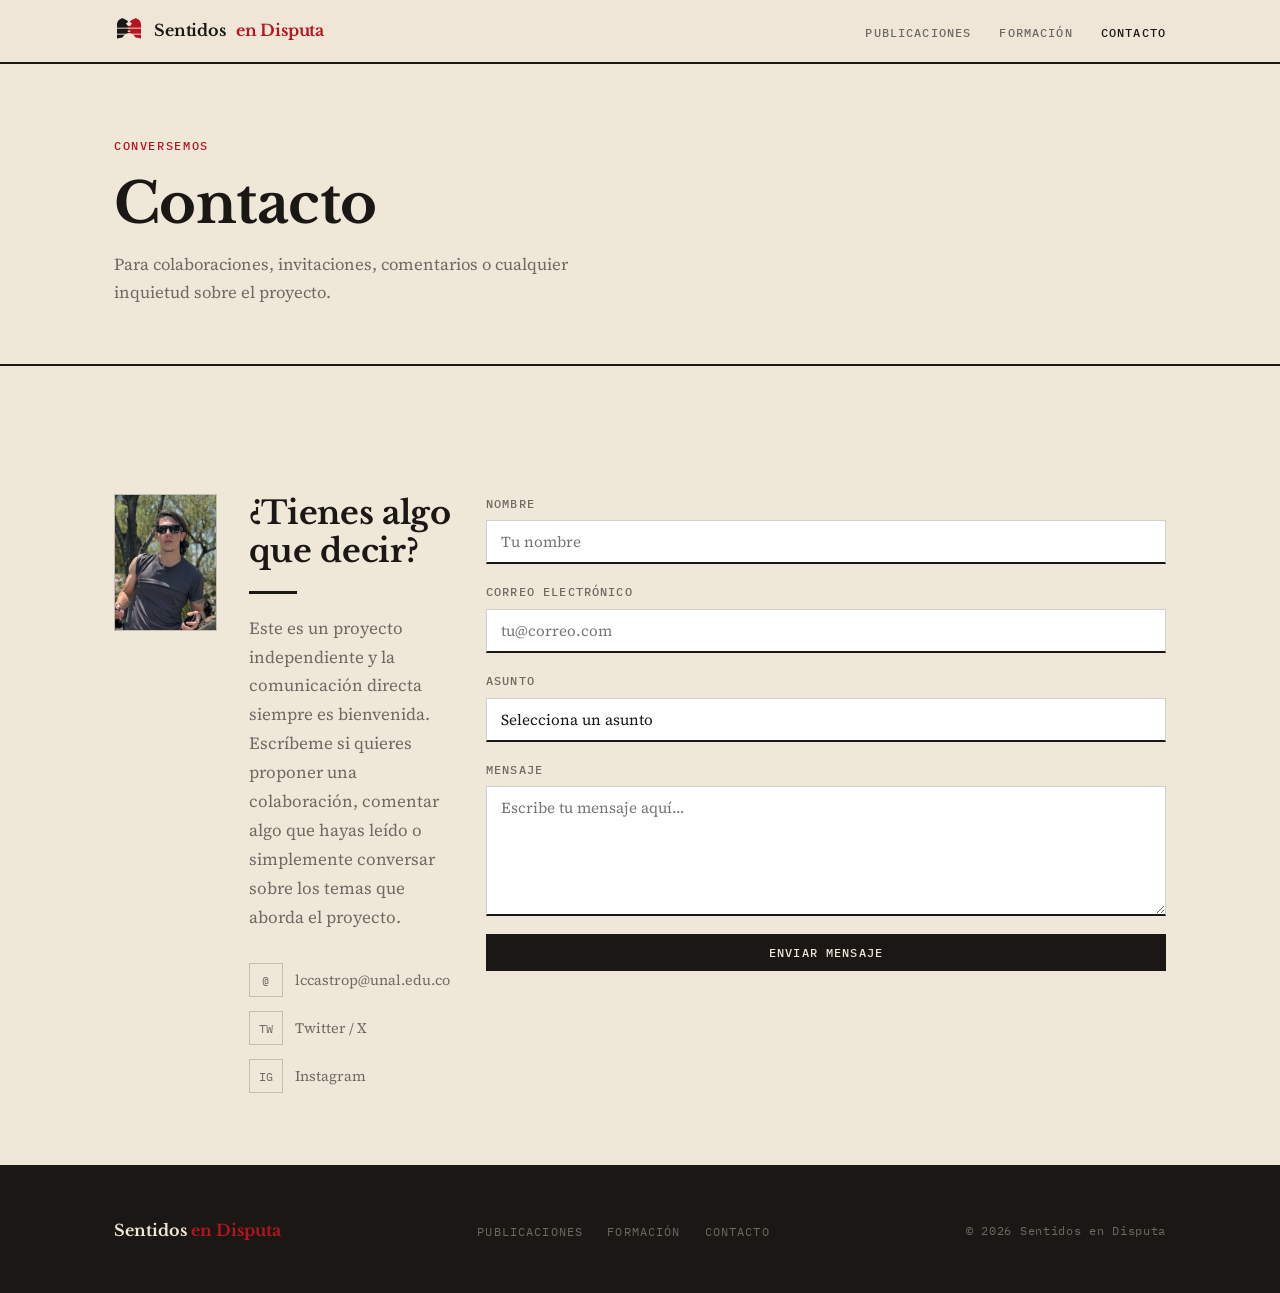
<file: pages/contacto.html>
<!DOCTYPE html>
<html lang="es">
<head>
  <meta charset="UTF-8" />
  <meta name="viewport" content="width=device-width, initial-scale=1.0" />
  <title>Contacto — Sentidos en Disputa</title>
  <meta name="description" content="Ponte en contacto con Sentidos en Disputa (SED)." />
  <meta property="og:type" content="website" />
  <meta property="og:url" content="https://www.sentidosendisputa.org/pages/contacto" />
  <meta property="og:title" content="Contacto — Sentidos en Disputa" />
  <meta property="og:description" content="Ponte en contacto con Sentidos en Disputa (SED)." />
  <meta property="og:image" content="https://www.sentidosendisputa.org/img/og-image.jpg" />
  <meta property="og:image:width" content="1200" />
  <meta property="og:image:height" content="630" />
  <meta property="og:locale" content="es_LA" />
  <meta name="twitter:card" content="summary_large_image" />
  <meta name="twitter:title" content="Contacto — Sentidos en Disputa" />
  <meta name="twitter:description" content="Ponte en contacto con Sentidos en Disputa (SED)." />
  <meta name="twitter:image" content="https://www.sentidosendisputa.org/img/og-image.jpg" />
  <link rel="preconnect" href="https://fonts.googleapis.com" />
  <link rel="preconnect" href="https://fonts.gstatic.com" crossorigin />
  <link href="https://fonts.googleapis.com/css2?family=Libre+Baskerville:ital,wght@0,400;0,700;1,400&family=Source+Serif+4:ital,wght@0,400;0,600;1,400&family=IBM+Plex+Mono:wght@400;500&display=swap" rel="stylesheet" />
  <link rel="stylesheet" href="../css/style.css" />
  <link rel="icon" type="image/svg+xml" href="/img/favicon.svg" />
  <link rel="icon" type="image/png" href="/img/favicon.png" />
</head>
<body>

  <nav class="site-nav">
    <div class="nav-inner">
      <a href="../index.html" class="nav-logo">
        <svg class="nav-logo-icon" viewBox="0 0 200 200" xmlns="http://www.w3.org/2000/svg" aria-hidden="true">
          <defs><path id="nf" d="M20,150 L20,52 C24,30 44,14 62,16 L88,30 L94,40 L80,50 L90,64 L120,76 L94,84 L104,94 L88,100 L104,112 L72,124 L56,144 Z"/></defs>
          <use href="#nf" fill="#1A1714"/>
          <use href="#nf" fill="#B5151F" transform="translate(200,0) scale(-1,1)"/>
          <rect x="0" y="78" width="200" height="6" fill="#EFE7D8"/>
          <rect x="0" y="118" width="200" height="6" fill="#EFE7D8"/>
        </svg>
        Sentidos <span>en Disputa</span>
      </a>
      <ul class="nav-links">
        <li><a href="publicaciones.html">Publicaciones</a></li>
        <li><a href="formacion.html">Formación</a></li>
        <li><a href="contacto.html">Contacto</a></li>
      </ul>
      <button class="nav-toggle" aria-label="Abrir menú" aria-expanded="false">
        <span></span><span></span><span></span>
      </button>
    </div>
  </nav>

  <main>
    <header class="page-header">
      <div class="container">
        <span class="section-label">Conversemos</span>
        <h1>Contacto</h1>
        <p>Para colaboraciones, invitaciones, comentarios o cualquier inquietud sobre el proyecto.</p>
      </div>
    </header>

    <section>
      <div class="container">
        <div class="contact-grid">

          <div class="contact-info">
            <div class="about-photo">
              <img src="/img/foto-camilo.jpg" alt="Camilo Castro" />
            </div>
            <div>
              <h2>¿Tienes algo<br />que decir?</h2>
              <div class="divider"></div>
              <p>
                Este es un proyecto independiente y la comunicación directa siempre es bienvenida.
                Escríbeme si quieres proponer una colaboración, comentar algo que hayas leído o
                simplemente conversar sobre los temas que aborda el proyecto.
              </p>
              <div class="contact-detail" style="margin-top: 32px;">
                <a href="mailto:lccastrop@unal.edu.co">
                  <span class="contact-icon">@</span>
                  lccastrop@unal.edu.co
                </a>
                <a href="#" target="_blank" rel="noopener">
                  <span class="contact-icon">TW</span>
                  Twitter / X
                </a>
                <a href="#" target="_blank" rel="noopener">
                  <span class="contact-icon">IG</span>
                  Instagram
                </a>
              </div>
            </div>
          </div>

          <div>
            <form id="contact-form" action="https://api.web3forms.com/submit" method="POST" accept-charset="UTF-8">
              <input type="hidden" name="access_key" value="a4b5ec14-117a-408f-9978-a62aded4a7b5" />
              <input type="text" name="honeypot" style="display:none;" />
              <div class="form-group">
                <label for="nombre">Nombre</label>
                <input type="text" id="nombre" name="name" placeholder="Tu nombre" required />
              </div>

              <div class="form-group">
                <label for="email">Correo electrónico</label>
                <input type="email" id="email" name="email" placeholder="tu@correo.com" required />
              </div>

              <div class="form-group">
                <label for="asunto">Asunto</label>
                <select id="asunto" name="subject">
                  <option value="">Selecciona un asunto</option>
                  <option value="Propuesta de colaboración">Propuesta de colaboración</option>
                  <option value="Invitación">Invitación</option>
                  <option value="Comentario sobre el contenido">Comentario sobre el contenido</option>
                  <option value="Otro">Otro</option>
                </select>
              </div>

              <div class="form-group">
                <label for="mensaje">Mensaje</label>
                <textarea id="mensaje" name="message" placeholder="Escribe tu mensaje aquí…" required></textarea>
              </div>

              <button type="submit" class="btn btn-primary" style="width:100%; justify-content:center;">
                Enviar mensaje
              </button>
            </form>
          </div>

        </div>
      </div>
    </section>
  </main>

  <footer class="site-footer">
    <div class="container">
      <div class="footer-inner">
        <span class="footer-logo">Sentidos <span>en Disputa</span></span>
        <ul class="footer-links">
          <li><a href="publicaciones.html">Publicaciones</a></li>
          <li><a href="formacion.html">Formación</a></li>
          <li><a href="contacto.html">Contacto</a></li>
        </ul>
        <p class="footer-copy">&copy; 2026 Sentidos en Disputa</p>
      </div>
    </div>
  </footer>

  <script src="../js/main.js"></script>
</body>
</html>
</file>
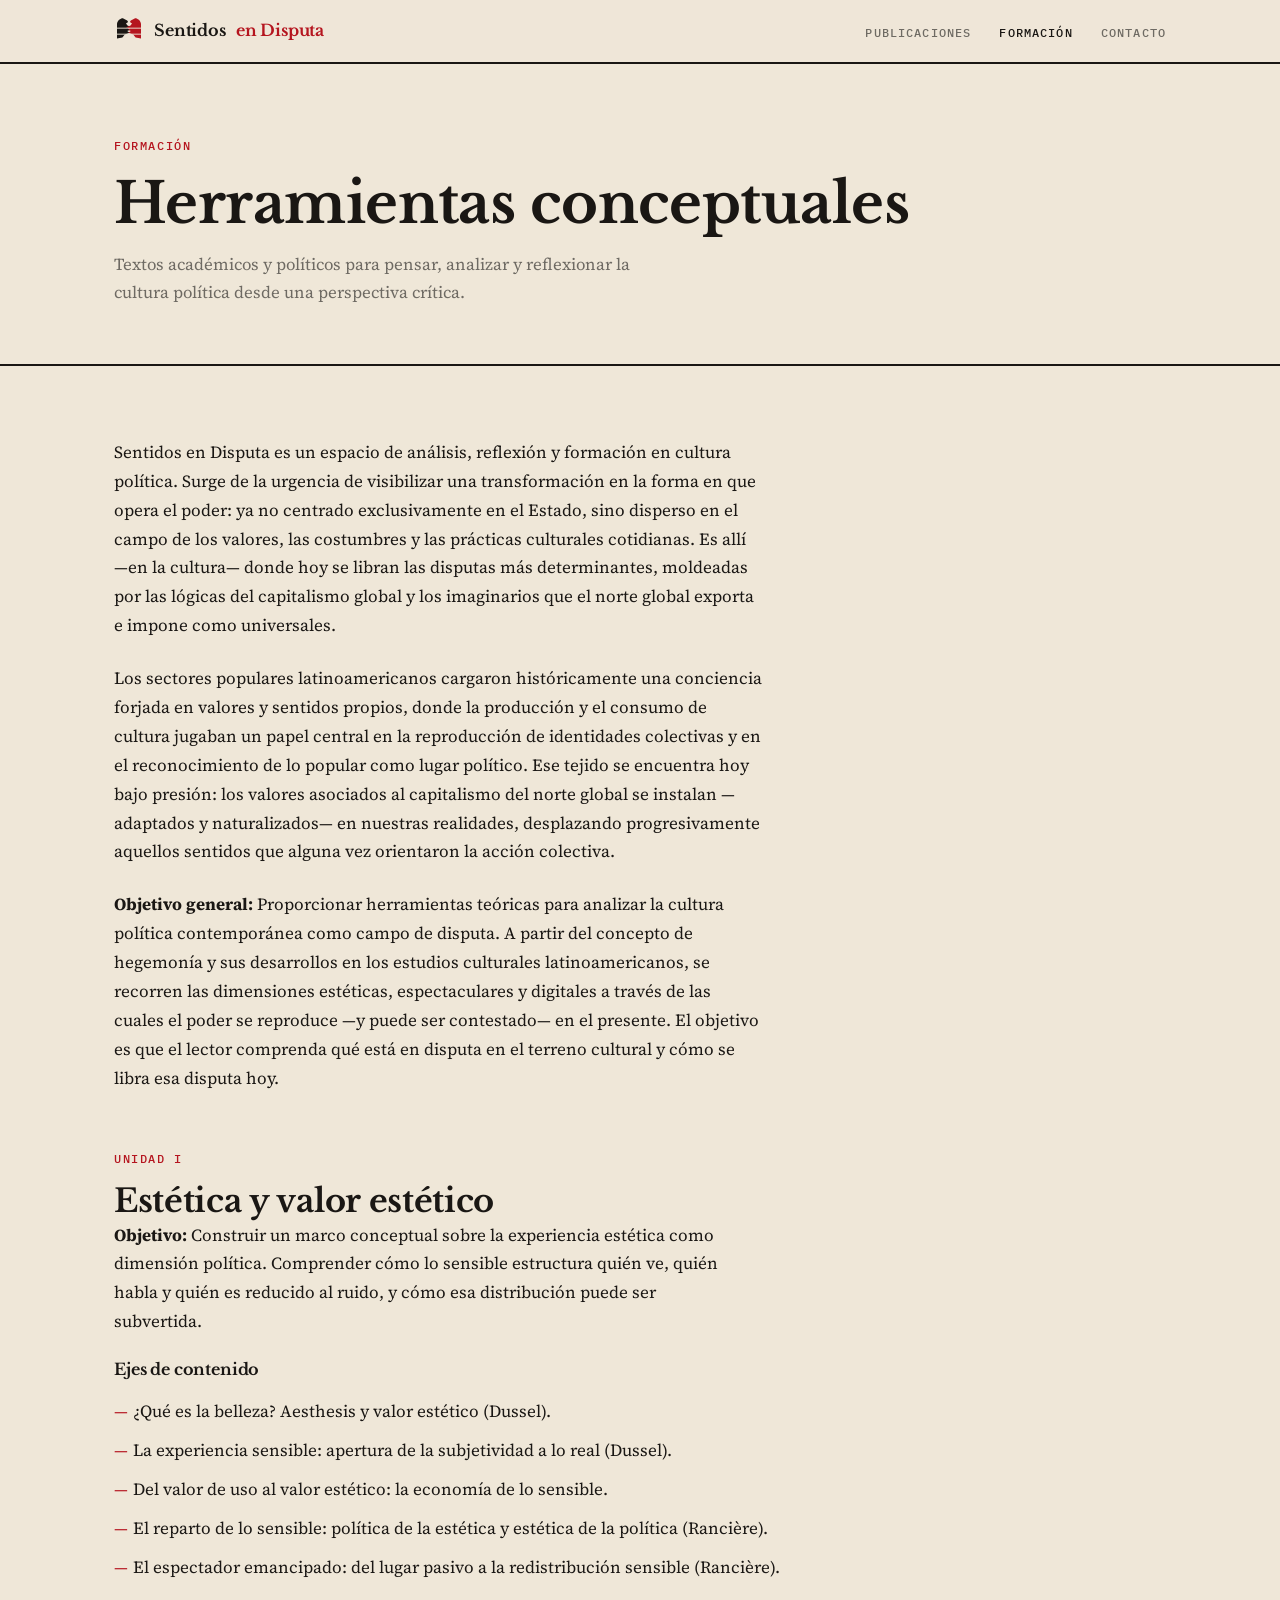
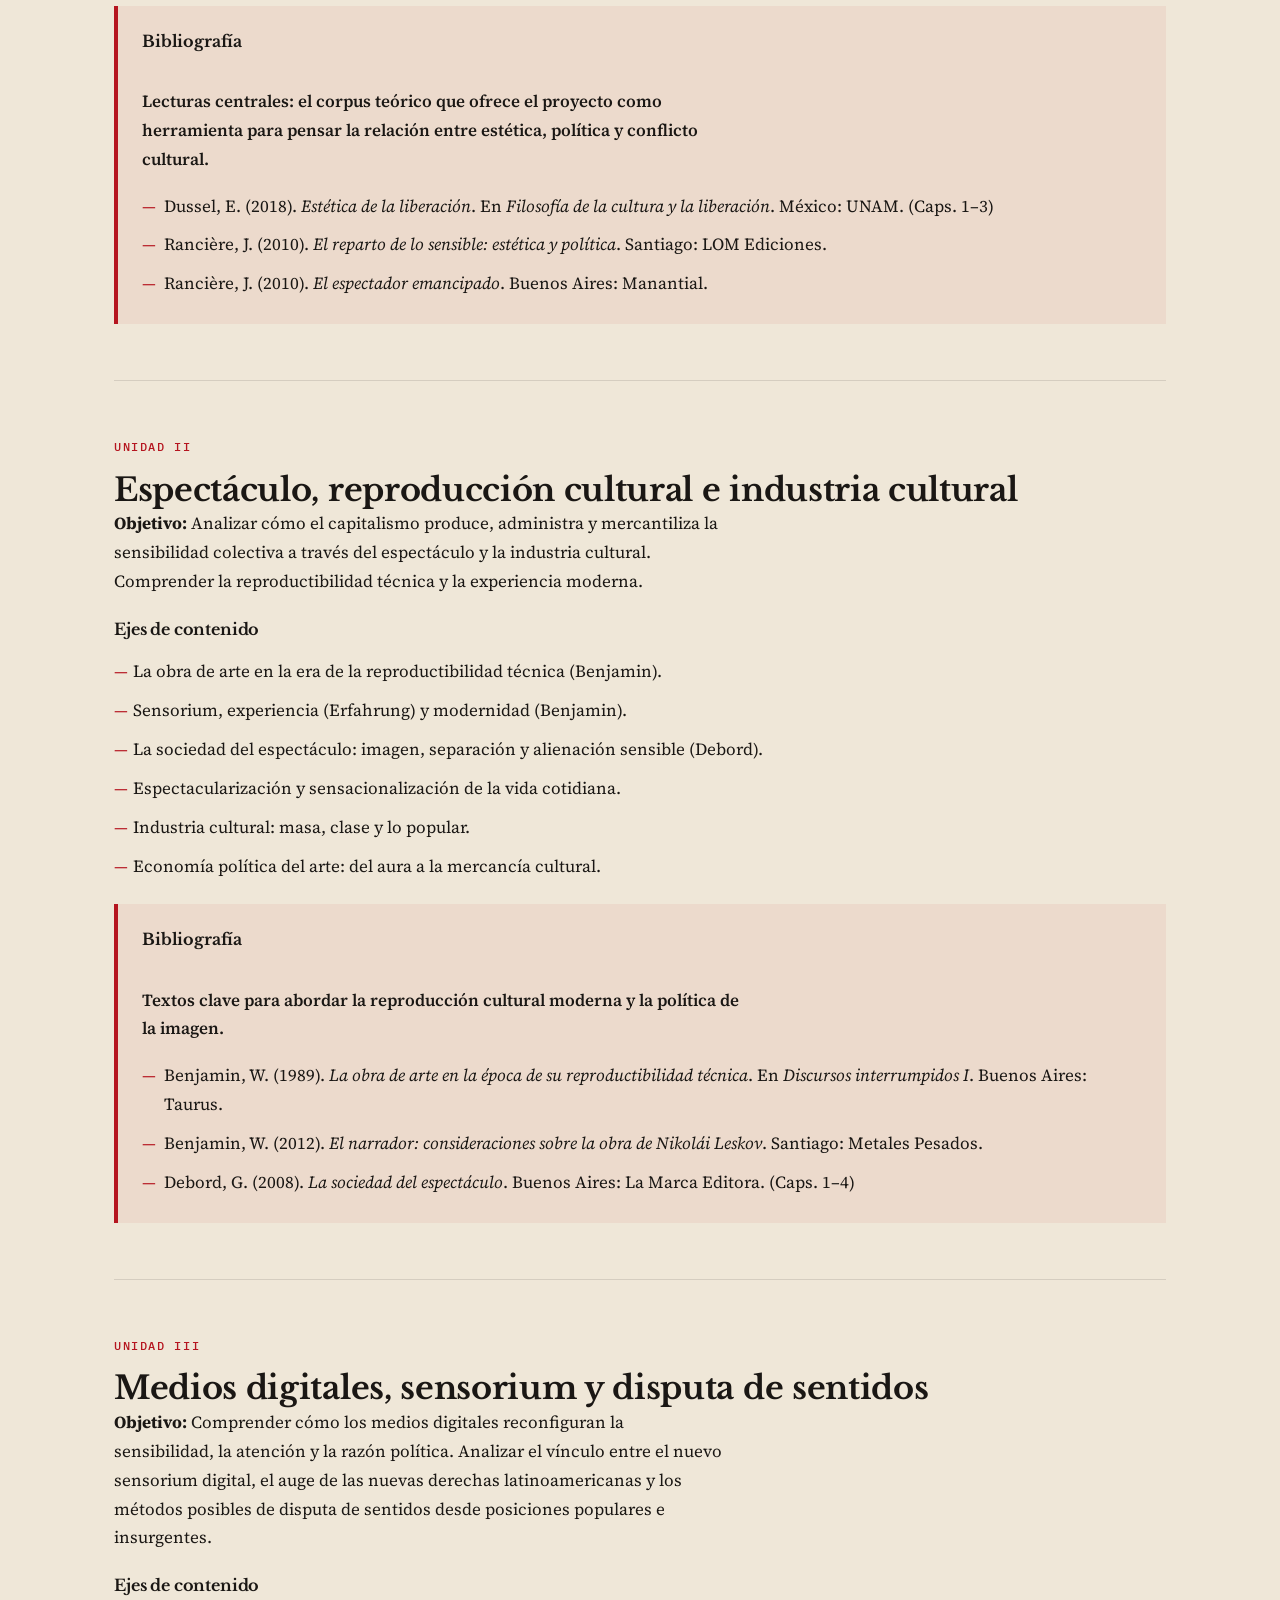
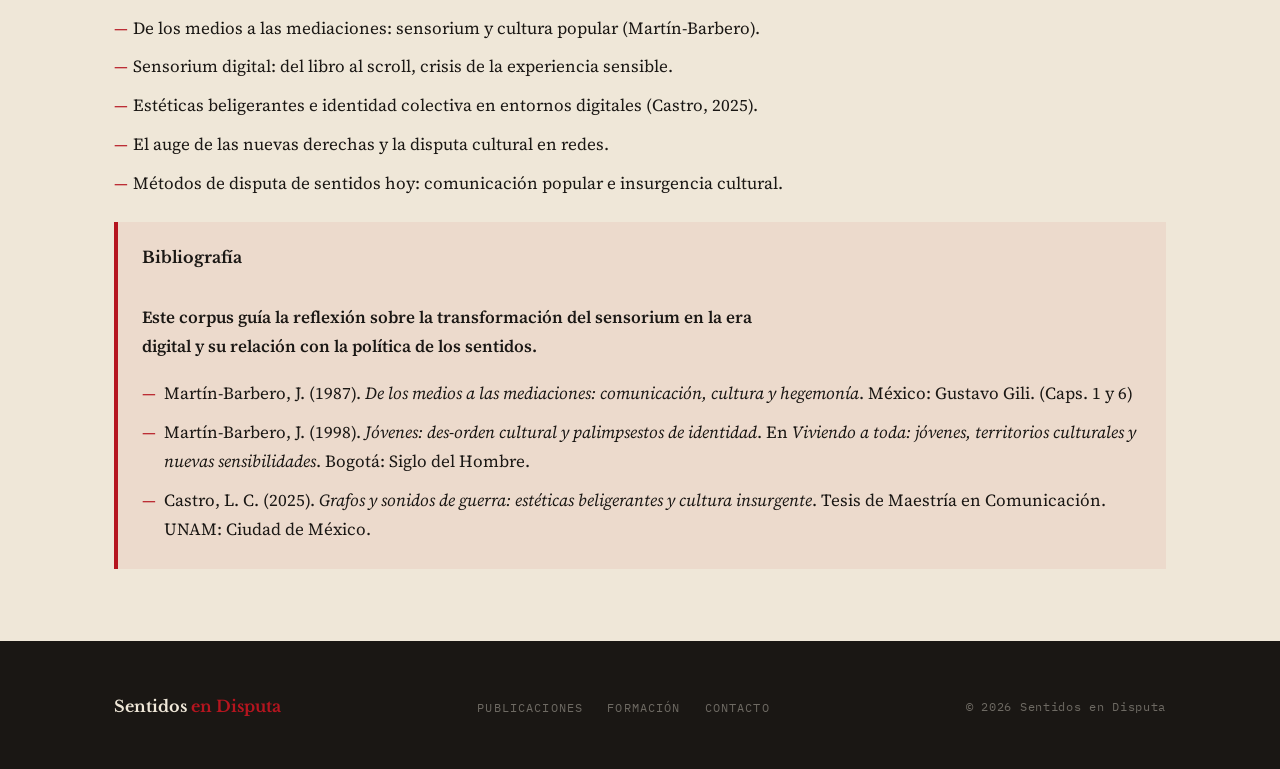
<file: pages/formacion.html>
<!DOCTYPE html>
<html lang="es">
<head>
  <meta charset="UTF-8" />
  <meta name="viewport" content="width=device-width, initial-scale=1.0" />
  <title>Herramientas conceptuales — Sentidos en Disputa</title>
  <meta name="description" content="Herramientas conceptuales para analizar la cultura política: estética, espectáculo e internet desde una perspectiva crítica latinoamericana." />
  <meta property="og:type" content="website" />
  <meta property="og:url" content="https://www.sentidosendisputa.org/pages/formacion" />
  <meta property="og:title" content="Herramientas conceptuales — Sentidos en Disputa" />
  <meta property="og:description" content="Herramientas conceptuales para analizar la cultura política: estética, espectáculo e internet desde una perspectiva crítica latinoamericana." />
  <meta property="og:image" content="https://www.sentidosendisputa.org/img/og-image.jpg" />
  <meta property="og:image:width" content="1200" />
  <meta property="og:image:height" content="630" />
  <meta property="og:locale" content="es_LA" />
  <meta name="twitter:card" content="summary_large_image" />
  <meta name="twitter:title" content="Herramientas conceptuales — Sentidos en Disputa" />
  <meta name="twitter:description" content="Herramientas conceptuales para analizar la cultura política: estética, espectáculo e internet desde una perspectiva crítica latinoamericana." />
  <meta name="twitter:image" content="https://www.sentidosendisputa.org/img/og-image.jpg" />
  <link rel="preconnect" href="https://fonts.googleapis.com" />
  <link rel="preconnect" href="https://fonts.gstatic.com" crossorigin />
  <link href="https://fonts.googleapis.com/css2?family=Libre+Baskerville:ital,wght@0,400;0,700;1,400&family=Source+Serif+4:ital,wght@0,400;0,600;1,400&family=IBM+Plex+Mono:wght@400;500&display=swap" rel="stylesheet" />
  <link rel="stylesheet" href="../css/style.css" />
  <link rel="icon" type="image/svg+xml" href="/img/favicon.svg" />
  <link rel="icon" type="image/png" href="/img/favicon.png" />
  <style>
    .course-intro { display: grid; gap: 24px; margin-bottom: 56px; }
    .course-intro p { max-width: 72ch; }

    .course-unit { border-top: 1px solid rgba(26,23,20,0.12); padding-top: 56px; margin-top: 56px; }
    .course-unit:first-of-type { border-top: none; margin-top: 0; padding-top: 0; }

    .unit-head { display: grid; gap: 14px; }
    .unit-label {
      font-family: var(--font-mono);
      font-size: 0.72rem;
      font-weight: 500;
      letter-spacing: 0.14em;
      text-transform: uppercase;
      color: var(--rojo);
    }

    .unit-title { margin: 0; font-size: clamp(1.5rem, 2.5vw, 2rem); }

    .unit-meta { display: grid; gap: 24px; }
    .unit-meta p { max-width: 68ch; }

    .unit-content h3,
    .unit-bibliography h3 { margin-bottom: 18px; font-size: 1rem; }
    .unit-content ul,
    .bib-list { list-style: none; padding: 0; margin: 0; display: grid; gap: 10px; }
    .unit-content li,
    .bib-list li { padding-left: 1.2rem; position: relative; color: var(--negro); line-height: 1.7; }
    .unit-content li::before,
    .bib-list li::before { content: "—"; position: absolute; left: 0; color: var(--rojo); }

    .unit-bibliography {
      background: rgba(181,21,31,0.06);
      border-left: 4px solid var(--rojo);
      padding: 26px 24px;
      display: grid;
      gap: 18px;
    }
    .unit-bibliography p { margin: 0; font-weight: 600; }
    .unit-bibliography .bib-list li { padding-left: 1.35rem; }

    @media (max-width: 760px) {
      .course-intro { gap: 20px; }
      .course-unit { padding-top: 40px; margin-top: 40px; }
    }
  </style>
</head>
<body>

  <nav class="site-nav">
    <div class="nav-inner">
      <a href="../index.html" class="nav-logo">
        <svg class="nav-logo-icon" viewBox="0 0 200 200" xmlns="http://www.w3.org/2000/svg" aria-hidden="true">
          <defs><path id="nf" d="M20,150 L20,52 C24,30 44,14 62,16 L88,30 L94,40 L80,50 L90,64 L120,76 L94,84 L104,94 L88,100 L104,112 L72,124 L56,144 Z"/></defs>
          <use href="#nf" fill="#1A1714"/>
          <use href="#nf" fill="#B5151F" transform="translate(200,0) scale(-1,1)"/>
          <rect x="0" y="78" width="200" height="6" fill="#EFE7D8"/>
          <rect x="0" y="118" width="200" height="6" fill="#EFE7D8"/>
        </svg>
        Sentidos <span>en Disputa</span>
      </a>
      <ul class="nav-links">
        <li><a href="publicaciones.html">Publicaciones</a></li>
        <li><a href="formacion.html">Formación</a></li>
        <li><a href="contacto.html">Contacto</a></li>
      </ul>
      <button class="nav-toggle" aria-label="Abrir menú" aria-expanded="false">
        <span></span><span></span><span></span>
      </button>
    </div>
  </nav>

  <main>
    <header class="page-header">
      <div class="container">
        <span class="section-label">Formación</span>
        <h1>Herramientas conceptuales</h1>
        <p>Textos académicos y políticos para pensar, analizar y reflexionar la cultura política desde una perspectiva crítica.</p>
      </div>
    </header>

    <section>
      <div class="container">
        <div class="course-intro">
          <p>
            Sentidos en Disputa es un espacio de análisis, reflexión y formación en cultura política. Surge de la urgencia de visibilizar una transformación en la forma en que opera el poder: ya no centrado exclusivamente en el Estado, sino disperso en el campo de los valores, las costumbres y las prácticas culturales cotidianas. Es allí —en la cultura— donde hoy se libran las disputas más determinantes, moldeadas por las lógicas del capitalismo global y los imaginarios que el norte global exporta e impone como universales.
          </p>
          <p>
            Los sectores populares latinoamericanos cargaron históricamente una conciencia forjada en valores y sentidos propios, donde la producción y el consumo de cultura jugaban un papel central en la reproducción de identidades colectivas y en el reconocimiento de lo popular como lugar político. Ese tejido se encuentra hoy bajo presión: los valores asociados al capitalismo del norte global se instalan —adaptados y naturalizados— en nuestras realidades, desplazando progresivamente aquellos sentidos que alguna vez orientaron la acción colectiva.
          </p>
          <p>
            <strong>Objetivo general:</strong> Proporcionar herramientas teóricas para analizar la cultura política contemporánea como campo de disputa. A partir del concepto de hegemonía y sus desarrollos en los estudios culturales latinoamericanos, se recorren las dimensiones estéticas, espectaculares y digitales a través de las cuales el poder se reproduce —y puede ser contestado— en el presente. El objetivo es que el lector comprenda qué está en disputa en el terreno cultural y cómo se libra esa disputa hoy.
          </p>
        </div>

        <article class="course-unit">
          <div class="unit-head">
            <span class="unit-label">Unidad I</span>
            <h2 class="unit-title">Estética y valor estético</h2>
          </div>
          <div class="unit-meta">
            <p><strong>Objetivo:</strong> Construir un marco conceptual sobre la experiencia estética como dimensión política. Comprender cómo lo sensible estructura quién ve, quién habla y quién es reducido al ruido, y cómo esa distribución puede ser subvertida.</p>
            <div class="unit-content">
              <h3>Ejes de contenido</h3>
              <ul>
                <li>¿Qué es la belleza? Aesthesis y valor estético (Dussel).</li>
                <li>La experiencia sensible: apertura de la subjetividad a lo real (Dussel).</li>
                <li>Del valor de uso al valor estético: la economía de lo sensible.</li>
                <li>El reparto de lo sensible: política de la estética y estética de la política (Rancière).</li>
                <li>El espectador emancipado: del lugar pasivo a la redistribución sensible (Rancière).</li>
              </ul>
            </div>
            <div class="unit-bibliography">
              <h3>Bibliografía</h3>
              <p>Lecturas centrales: el corpus teórico que ofrece el proyecto como herramienta para pensar la relación entre estética, política y conflicto cultural.</p>
              <ul class="bib-list">
                <li>Dussel, E. (2018). <em>Estética de la liberación</em>. En <em>Filosofía de la cultura y la liberación</em>. México: UNAM. (Caps. 1–3)</li>
                <li>Rancière, J. (2010). <em>El reparto de lo sensible: estética y política</em>. Santiago: LOM Ediciones.</li>
                <li>Rancière, J. (2010). <em>El espectador emancipado</em>. Buenos Aires: Manantial.</li>
              </ul>
            </div>
          </div>
        </article>

        <article class="course-unit">
          <div class="unit-head">
            <span class="unit-label">Unidad II</span>
            <h2 class="unit-title">Espectáculo, reproducción cultural e industria cultural</h2>
          </div>
          <div class="unit-meta">
            <p><strong>Objetivo:</strong> Analizar cómo el capitalismo produce, administra y mercantiliza la sensibilidad colectiva a través del espectáculo y la industria cultural. Comprender la reproductibilidad técnica y la experiencia moderna.</p>
            <div class="unit-content">
              <h3>Ejes de contenido</h3>
              <ul>
                <li>La obra de arte en la era de la reproductibilidad técnica (Benjamin).</li>
                <li>Sensorium, experiencia (Erfahrung) y modernidad (Benjamin).</li>
                <li>La sociedad del espectáculo: imagen, separación y alienación sensible (Debord).</li>
                <li>Espectacularización y sensacionalización de la vida cotidiana.</li>
                <li>Industria cultural: masa, clase y lo popular.</li>
                <li>Economía política del arte: del aura a la mercancía cultural.</li>
              </ul>
            </div>
            <div class="unit-bibliography">
              <h3>Bibliografía</h3>
              <p>Textos clave para abordar la reproducción cultural moderna y la política de la imagen.</p>
              <ul class="bib-list">
                <li>Benjamin, W. (1989). <em>La obra de arte en la época de su reproductibilidad técnica</em>. En <em>Discursos interrumpidos I</em>. Buenos Aires: Taurus.</li>
                <li>Benjamin, W. (2012). <em>El narrador: consideraciones sobre la obra de Nikolái Leskov</em>. Santiago: Metales Pesados.</li>
                <li>Debord, G. (2008). <em>La sociedad del espectáculo</em>. Buenos Aires: La Marca Editora. (Caps. 1–4)</li>
              </ul>
            </div>
          </div>
        </article>

        <article class="course-unit">
          <div class="unit-head">
            <span class="unit-label">Unidad III</span>
            <h2 class="unit-title">Medios digitales, sensorium y disputa de sentidos</h2>
          </div>
          <div class="unit-meta">
            <p><strong>Objetivo:</strong> Comprender cómo los medios digitales reconfiguran la sensibilidad, la atención y la razón política. Analizar el vínculo entre el nuevo sensorium digital, el auge de las nuevas derechas latinoamericanas y los métodos posibles de disputa de sentidos desde posiciones populares e insurgentes.</p>
            <div class="unit-content">
              <h3>Ejes de contenido</h3>
              <ul>
                <li>De los medios a las mediaciones: sensorium y cultura popular (Martín-Barbero).</li>
                <li>Sensorium digital: del libro al scroll, crisis de la experiencia sensible.</li>
                <li>Estéticas beligerantes e identidad colectiva en entornos digitales (Castro, 2025).</li>
                <li>El auge de las nuevas derechas y la disputa cultural en redes.</li>
                <li>Métodos de disputa de sentidos hoy: comunicación popular e insurgencia cultural.</li>
              </ul>
            </div>
            <div class="unit-bibliography">
              <h3>Bibliografía</h3>
              <p>Este corpus guía la reflexión sobre la transformación del sensorium en la era digital y su relación con la política de los sentidos.</p>
              <ul class="bib-list">
                <li>Martín-Barbero, J. (1987). <em>De los medios a las mediaciones: comunicación, cultura y hegemonía</em>. México: Gustavo Gili. (Caps. 1 y 6)</li>
                <li>Martín-Barbero, J. (1998). <em>Jóvenes: des-orden cultural y palimpsestos de identidad</em>. En <em>Viviendo a toda: jóvenes, territorios culturales y nuevas sensibilidades</em>. Bogotá: Siglo del Hombre.</li>
                <li>Castro, L. C. (2025). <em>Grafos y sonidos de guerra: estéticas beligerantes y cultura insurgente</em>. Tesis de Maestría en Comunicación. UNAM: Ciudad de México.</li>
              </ul>
            </div>
          </div>
        </article>
      </div>
    </section>
  </main>

  <footer class="site-footer">
    <div class="container">
      <div class="footer-inner">
        <span class="footer-logo">Sentidos <span>en Disputa</span></span>
        <ul class="footer-links">
          <li><a href="publicaciones.html">Publicaciones</a></li>
          <li><a href="formacion.html">Formación</a></li>
          <li><a href="contacto.html">Contacto</a></li>
        </ul>
        <p class="footer-copy">&copy; 2026 Sentidos en Disputa</p>
      </div>
    </div>
  </footer>

  <script src="../js/main.js"></script>
</body>
</html>
</file>
<file: css/style.css>
/* ===========================
   Sentidos en Disputa (SED)
   Sistema gráfico v2 — rojinegro
   =========================== */

:root {
  --negro:      #1A1714;
  --rojo:       #B5151F;
  --papel:      #EFE7D8;
  --gris-ceniza:#6E6A63;
  --oxido:      #B5651D;

  --font-display: 'Libre Baskerville', Georgia, serif;
  --font-body:    'Source Serif 4', Georgia, serif;
  --font-mono:    'IBM Plex Mono', monospace;

  --max-width:  1100px;
  --nav-height: 64px;
  --transition: 0.22s ease;
}

*, *::before, *::after { box-sizing: border-box; margin: 0; padding: 0; }

html { scroll-behavior: smooth; }

body {
  background: var(--papel);
  color: var(--negro);
  font-family: var(--font-body);
  font-size: 17px;
  line-height: 1.7;
  min-height: 100vh;
  display: flex;
  flex-direction: column;
}

a {
  color: var(--oxido);
  text-decoration: none;
  transition: color var(--transition);
}

a:hover { color: var(--rojo); }

img { max-width: 100%; display: block; }

/* ===========================
   TIPOGRAFÍA
   =========================== */

h1, h2, h3, h4 {
  font-family: var(--font-display);
  font-weight: 700;
  letter-spacing: -0.01em;
  line-height: 1.2;
  color: var(--negro);
}

h1 { font-size: clamp(2rem, 5vw, 3.5rem); }
h2 { font-size: clamp(1.4rem, 3vw, 2rem); }
h3 { font-size: clamp(1rem, 2vw, 1.3rem); }

p { color: var(--negro); max-width: 68ch; }

strong { color: var(--negro); }

/* ===========================
   LAYOUT
   =========================== */

.container {
  width: 100%;
  max-width: var(--max-width);
  margin: 0 auto;
  padding: 0 24px;
}

main { flex: 1; }

section { padding: 72px 0; }

.section-label {
  font-family: var(--font-mono);
  font-size: 0.72rem;
  font-weight: 500;
  letter-spacing: 0.14em;
  text-transform: uppercase;
  color: var(--rojo);
  display: block;
  margin-bottom: 14px;
}

.divider {
  width: 48px;
  height: 3px;
  background: var(--negro);
  margin: 20px 0;
}

/* Tajo diagonal — elemento de identidad del manual */
.tajo {
  width: 100%;
  height: 14px;
  background: repeating-linear-gradient(115deg, var(--negro) 0 2px, transparent 2px 14px);
  margin: 56px 0;
}

/* ===========================
   NAVEGACIÓN
   =========================== */

.site-nav {
  position: fixed;
  top: 0; left: 0; right: 0;
  height: var(--nav-height);
  background: rgba(239, 231, 216, 0.96);
  backdrop-filter: blur(10px);
  -webkit-backdrop-filter: blur(10px);
  border-bottom: 2px solid var(--negro);
  z-index: 1000;
  display: flex;
  align-items: center;
}

.nav-inner {
  display: flex;
  align-items: center;
  justify-content: space-between;
  width: 100%;
  max-width: var(--max-width);
  margin: 0 auto;
  padding: 0 24px;
}

.nav-logo {
  font-family: var(--font-display);
  font-weight: 700;
  font-size: 1rem;
  color: var(--negro);
  letter-spacing: -0.01em;
  display: flex;
  align-items: center;
  gap: 10px;
}

.nav-logo span { color: var(--rojo); }

.nav-logo-icon { width: 30px; height: 30px; flex-shrink: 0; }

.nav-links {
  display: flex;
  align-items: center;
  gap: 28px;
  list-style: none;
}

.nav-links a {
  font-family: var(--font-mono);
  font-size: 0.72rem;
  font-weight: 500;
  letter-spacing: 0.1em;
  text-transform: uppercase;
  color: var(--gris-ceniza);
  transition: color var(--transition);
}

.nav-links a:hover,
.nav-links a.active { color: var(--negro); }

.nav-toggle {
  display: none;
  background: none;
  border: none;
  cursor: pointer;
  flex-direction: column;
  gap: 5px;
  padding: 4px;
}

.nav-toggle span {
  display: block;
  width: 24px;
  height: 2px;
  background: var(--negro);
  transition: all var(--transition);
}

/* ===========================
   HERO
   =========================== */

.hero {
  min-height: 100vh;
  display: flex;
  align-items: center;
  padding-top: var(--nav-height);
  position: relative;
  overflow: hidden;
}

.hero::before {
  content: '';
  position: absolute;
  inset: 0;
  background: radial-gradient(ellipse at 78% 40%, rgba(181,21,31,0.05) 0%, transparent 60%);
  pointer-events: none;
}

.hero::after {
  content: '';
  position: absolute;
  bottom: 0; left: 0; right: 0;
  height: 10px;
  background: repeating-linear-gradient(115deg, var(--negro) 0 2px, transparent 2px 14px);
}

.hero-content { max-width: 680px; }

.hero-eyebrow {
  font-family: var(--font-mono);
  font-size: 0.72rem;
  font-weight: 500;
  letter-spacing: 0.16em;
  text-transform: uppercase;
  color: var(--rojo);
  margin-bottom: 20px;
  display: flex;
  align-items: center;
  gap: 12px;
}

.hero-eyebrow::before {
  content: '';
  display: inline-block;
  width: 28px;
  height: 2px;
  background: var(--rojo);
}

.hero h1 { margin-bottom: 24px; }

.hero h1 em { font-style: italic; color: var(--rojo); }

.hero-description {
  font-family: var(--font-body);
  font-size: 1.1rem;
  line-height: 1.8;
  color: var(--gris-ceniza);
  margin-bottom: 40px;
  max-width: 54ch;
}

.hero-actions { display: flex; gap: 16px; flex-wrap: wrap; }

/* ===========================
   BOTONES
   =========================== */

.btn {
  display: inline-flex;
  align-items: center;
  gap: 8px;
  padding: 11px 26px;
  font-family: var(--font-mono);
  font-size: 0.72rem;
  font-weight: 500;
  letter-spacing: 0.1em;
  text-transform: uppercase;
  border: none;
  cursor: pointer;
  transition: all var(--transition);
  text-decoration: none;
}

.btn-primary { background: var(--negro); color: var(--papel); }
.btn-primary:hover { background: var(--rojo); color: var(--papel); }

.btn-outline { background: transparent; color: var(--negro); border: 2px solid var(--negro); }
.btn-outline:hover { border-color: var(--rojo); color: var(--rojo); }

/* ===========================
   CARDS
   =========================== */

.card-grid {
  display: grid;
  grid-template-columns: repeat(auto-fill, minmax(280px, 1fr));
  gap: 20px;
  margin-top: 40px;
}

.card {
  background: #fff;
  border: 1px solid rgba(26,23,20,0.12);
  border-top: 3px solid var(--negro);
  padding: 28px;
  transition: border-top-color var(--transition), transform var(--transition);
  display: flex;
  flex-direction: column;
}

.card:hover { border-top-color: var(--rojo); transform: translateY(-2px); }

.card-tag {
  font-family: var(--font-mono);
  font-size: 0.68rem;
  font-weight: 500;
  letter-spacing: 0.14em;
  text-transform: uppercase;
  color: var(--rojo);
  margin-bottom: 14px;
}

.card h3 { font-size: 1.05rem; margin-bottom: 10px; }

.card p { font-size: 0.9rem; color: var(--gris-ceniza); flex: 1; }

.card-link {
  display: inline-flex;
  align-items: center;
  gap: 6px;
  font-family: var(--font-mono);
  font-size: 0.72rem;
  font-weight: 500;
  letter-spacing: 0.1em;
  text-transform: uppercase;
  color: var(--oxido);
  margin-top: 20px;
}

.card-link::after { content: '→'; transition: transform var(--transition); }
.card:hover .card-link::after { transform: translateX(4px); }

/* ===========================
   PAGE HEADER
   =========================== */

.page-header {
  padding-top: calc(var(--nav-height) + 72px);
  padding-bottom: 56px;
  border-bottom: 2px solid var(--negro);
}

.page-header h1 { margin-bottom: 14px; }

.page-header p { font-size: 1.05rem; color: var(--gris-ceniza); max-width: 58ch; }

/* ===========================
   BLOG
   =========================== */

.post-list { margin-top: 40px; }

.post-item {
  display: grid;
  grid-template-columns: 120px 1fr;
  gap: 28px;
  padding: 28px 0;
  border-bottom: 1px solid rgba(26,23,20,0.15);
  align-items: start;
}

.post-item:first-child { border-top: 1px solid rgba(26,23,20,0.15); }

.post-date {
  font-family: var(--font-mono);
  font-size: 0.72rem;
  color: var(--gris-ceniza);
  padding-top: 3px;
}

.post-body h3 { margin-bottom: 8px; transition: color var(--transition); }
.post-item:hover .post-body h3 { color: var(--rojo); }

.post-body p { font-size: 0.92rem; color: var(--gris-ceniza); }

.post-tags { display: flex; gap: 8px; flex-wrap: wrap; margin-top: 10px; }

.tag {
  font-family: var(--font-mono);
  font-size: 0.68rem;
  font-weight: 500;
  letter-spacing: 0.1em;
  text-transform: uppercase;
  color: var(--rojo);
  border: 1px solid rgba(181,21,31,0.35);
  padding: 3px 9px;
  background: transparent;
}

/* ===========================
   SOBRE MÍ
   =========================== */

.about-grid {
  display: grid;
  grid-template-columns: 1fr 2fr;
  gap: 56px;
  align-items: start;
  margin-top: 56px;
}

.about-photo {
  aspect-ratio: 3/4;
  background: rgba(26,23,20,0.06);
  border: 1px solid rgba(26,23,20,0.15);
  display: flex;
  align-items: center;
  justify-content: center;
  color: var(--gris-ceniza);
  font-family: var(--font-mono);
  font-size: 0.72rem;
  letter-spacing: 0.1em;
  text-transform: uppercase;
  overflow: hidden;
}

.about-photo img { width: 100%; height: 100%; object-fit: cover; }

.about-text h2 { margin-bottom: 20px; }
.about-text p + p { margin-top: 16px; }
.about-links { display: flex; flex-wrap: wrap; gap: 12px; margin-top: 28px; }

/* ===========================
   MULTIMEDIA
   =========================== */

.media-grid {
  display: grid;
  grid-template-columns: repeat(auto-fill, minmax(300px, 1fr));
  gap: 20px;
  margin-top: 40px;
}

.media-item {
  background: #fff;
  border: 1px solid rgba(26,23,20,0.12);
  border-top: 3px solid var(--negro);
  overflow: hidden;
  transition: border-top-color var(--transition);
}

.media-item:hover { border-top-color: var(--rojo); }

.media-thumb {
  aspect-ratio: 16/9;
  background: rgba(26,23,20,0.06);
  display: flex;
  align-items: center;
  justify-content: center;
  position: relative;
  overflow: hidden;
}

.media-thumb iframe { width: 100%; height: 100%; border: none; }

.media-play {
  width: 52px;
  height: 52px;
  border-radius: 50%;
  background: rgba(239,231,216,0.92);
  border: 2px solid var(--negro);
  display: flex;
  align-items: center;
  justify-content: center;
  transition: all var(--transition);
}

.media-play svg { width: 18px; height: 18px; fill: var(--negro); margin-left: 3px; }
.media-item:hover .media-play { background: var(--negro); }
.media-item:hover .media-play svg { fill: var(--papel); }

.media-info { padding: 18px 22px; }
.media-info h3 { font-size: 0.95rem; margin-bottom: 5px; }
.media-info p { font-size: 0.85rem; color: var(--gris-ceniza); }

/* ===========================
   CONTACTO
   =========================== */

.contact-grid {
  display: grid;
  grid-template-columns: 1fr 2fr;
  gap: 32px;
  margin-top: 56px;
  align-items: start;
}

.contact-info {
  display: grid;
  grid-template-columns: 1fr 2fr;
  gap: 32px;
  align-items: start;
}

.contact-info .about-photo {
  aspect-ratio: 3/4;
  background: rgba(26,23,20,0.06);
  border: 1px solid rgba(26,23,20,0.15);
  overflow: hidden;
}

.contact-info .about-photo img {
  width: 100%;
  height: 100%;
  object-fit: cover;
}

.contact-info p { color: var(--gris-ceniza); margin-bottom: 28px; }

.contact-detail { display: flex; flex-direction: column; gap: 14px; }

.contact-detail a {
  display: flex;
  align-items: center;
  gap: 12px;
  color: var(--gris-ceniza);
  font-size: 0.9rem;
  transition: color var(--transition);
}

.contact-detail a:hover { color: var(--rojo); }

.contact-icon {
  width: 34px;
  height: 34px;
  border: 1px solid rgba(26,23,20,0.2);
  display: flex;
  align-items: center;
  justify-content: center;
  flex-shrink: 0;
  font-family: var(--font-mono);
  font-size: 0.72rem;
}

form { display: flex; flex-direction: column; gap: 18px; }

.form-group { display: flex; flex-direction: column; gap: 7px; }

label {
  font-family: var(--font-mono);
  font-size: 0.72rem;
  font-weight: 500;
  letter-spacing: 0.1em;
  text-transform: uppercase;
  color: var(--gris-ceniza);
}

input, textarea, select {
  background: #fff;
  border: 1px solid rgba(26,23,20,0.2);
  border-bottom: 2px solid var(--negro);
  color: var(--negro);
  font-family: var(--font-body);
  font-size: 0.95rem;
  padding: 10px 14px;
  width: 100%;
  outline: none;
  transition: border-bottom-color var(--transition);
  -webkit-appearance: none;
}

input:focus, textarea:focus, select:focus { border-bottom-color: var(--rojo); }

textarea { min-height: 130px; resize: vertical; }

/* ===========================
   FOOTER
   =========================== */

.site-footer {
  background: var(--negro);
  border-top: 3px solid var(--negro);
  padding: 48px 0;
  margin-top: auto;
}

.footer-inner {
  display: flex;
  align-items: center;
  justify-content: space-between;
  flex-wrap: wrap;
  gap: 16px;
}

.footer-logo {
  font-family: var(--font-display);
  font-size: 1rem;
  color: var(--papel);
  font-weight: 700;
}

.footer-logo span { color: var(--rojo); }

.footer-copy {
  font-family: var(--font-mono);
  font-size: 0.72rem;
  color: var(--gris-ceniza);
  letter-spacing: 0.06em;
}

.footer-links { display: flex; gap: 24px; list-style: none; }

.footer-links a {
  font-family: var(--font-mono);
  font-size: 0.72rem;
  letter-spacing: 0.1em;
  text-transform: uppercase;
  color: var(--gris-ceniza);
  transition: color var(--transition);
}

.footer-links a:hover { color: var(--papel); }

/* ===========================
   LÍNEAS DE TRABAJO
   =========================== */

.lineas-grid { display: flex; flex-direction: column; margin-top: 40px; }

.linea-item {
  display: grid;
  grid-template-columns: 64px 1fr;
  gap: 28px;
  padding: 36px 0;
  border-bottom: 1px solid rgba(26,23,20,0.15);
  align-items: start;
}

.linea-item:first-child { border-top: 1px solid rgba(26,23,20,0.15); }

.linea-number {
  font-family: var(--font-display);
  font-size: 2.5rem;
  font-weight: 700;
  color: rgba(26,23,20,0.12);
  line-height: 1;
  padding-top: 2px;
  transition: color var(--transition);
}

.linea-item:hover .linea-number { color: var(--rojo); }

.linea-content h3 { margin-bottom: 10px; font-size: 1.15rem; }

.linea-content p { font-size: 0.92rem; color: var(--gris-ceniza); max-width: 60ch; }

.linea-keywords { display: flex; gap: 8px; flex-wrap: wrap; margin-top: 14px; }

/* ===========================
   PROYECTO
   =========================== */

.proyecto-body {
  display: grid;
  grid-template-columns: 2fr 1fr;
  gap: 56px;
  margin-top: 56px;
  align-items: start;
}

.proyecto-text p + p { margin-top: 18px; }
.proyecto-text h2 { margin-top: 40px; margin-bottom: 14px; }

.proyecto-sidebar { position: sticky; top: calc(var(--nav-height) + 28px); }

.sidebar-box {
  background: #fff;
  border: 1px solid rgba(26,23,20,0.12);
  border-top: 3px solid var(--negro);
  padding: 24px;
}

.sidebar-box h4 {
  font-family: var(--font-mono);
  font-size: 0.68rem;
  font-weight: 500;
  letter-spacing: 0.14em;
  text-transform: uppercase;
  color: var(--rojo);
  margin-bottom: 14px;
}

.sidebar-box ul { list-style: none; display: flex; flex-direction: column; gap: 9px; }

.sidebar-box li {
  font-size: 0.88rem;
  color: var(--gris-ceniza);
  display: flex;
  align-items: flex-start;
  gap: 8px;
  font-family: var(--font-body);
}

.sidebar-box li::before { content: '·'; color: var(--rojo); flex-shrink: 0; line-height: 1.7; }

/* ===========================
   ANIMACIONES
   =========================== */

@keyframes fadeUp {
  from { opacity: 0; transform: translateY(16px); }
  to   { opacity: 1; transform: translateY(0); }
}

.fade-up {
  opacity: 0;
  animation: fadeUp 0.55s ease forwards;
}

.fade-up:nth-child(2) { animation-delay: 0.1s; }
.fade-up:nth-child(3) { animation-delay: 0.2s; }
.fade-up:nth-child(4) { animation-delay: 0.3s; }

/* ===========================
   RESPONSIVE
   =========================== */

@media (max-width: 768px) {
  .nav-links {
    position: fixed;
    top: var(--nav-height);
    left: 0; right: 0;
    background: var(--papel);
    border-bottom: 2px solid var(--negro);
    flex-direction: column;
    align-items: flex-start;
    gap: 0;
    padding: 12px 0;
    transform: translateY(-110%);
    opacity: 0;
    transition: transform var(--transition), opacity var(--transition);
    pointer-events: none;
  }

  .nav-links.is-open { transform: translateY(0); opacity: 1; pointer-events: all; }
  .nav-links li { width: 100%; }
  .nav-links a { display: block; padding: 12px 24px; font-size: 0.8rem; }
  .nav-toggle { display: flex; }

  .about-grid { grid-template-columns: 1fr; gap: 28px; }
  .about-photo { aspect-ratio: 1/1; max-width: 260px; }
  .contact-grid { grid-template-columns: 1fr; gap: 36px; }
  .contact-info { grid-template-columns: 1fr; }
  .proyecto-body { grid-template-columns: 1fr; }
  .proyecto-sidebar { position: static; }
  .post-item { grid-template-columns: 1fr; gap: 6px; }
  .linea-item { grid-template-columns: 1fr; gap: 6px; }
  .linea-number { font-size: 1.4rem; }
  .footer-inner { flex-direction: column; align-items: flex-start; }
  section { padding: 48px 0; }
}

@media (max-width: 480px) {
  .hero-actions { flex-direction: column; }
  .btn { justify-content: center; }
}
</file>
